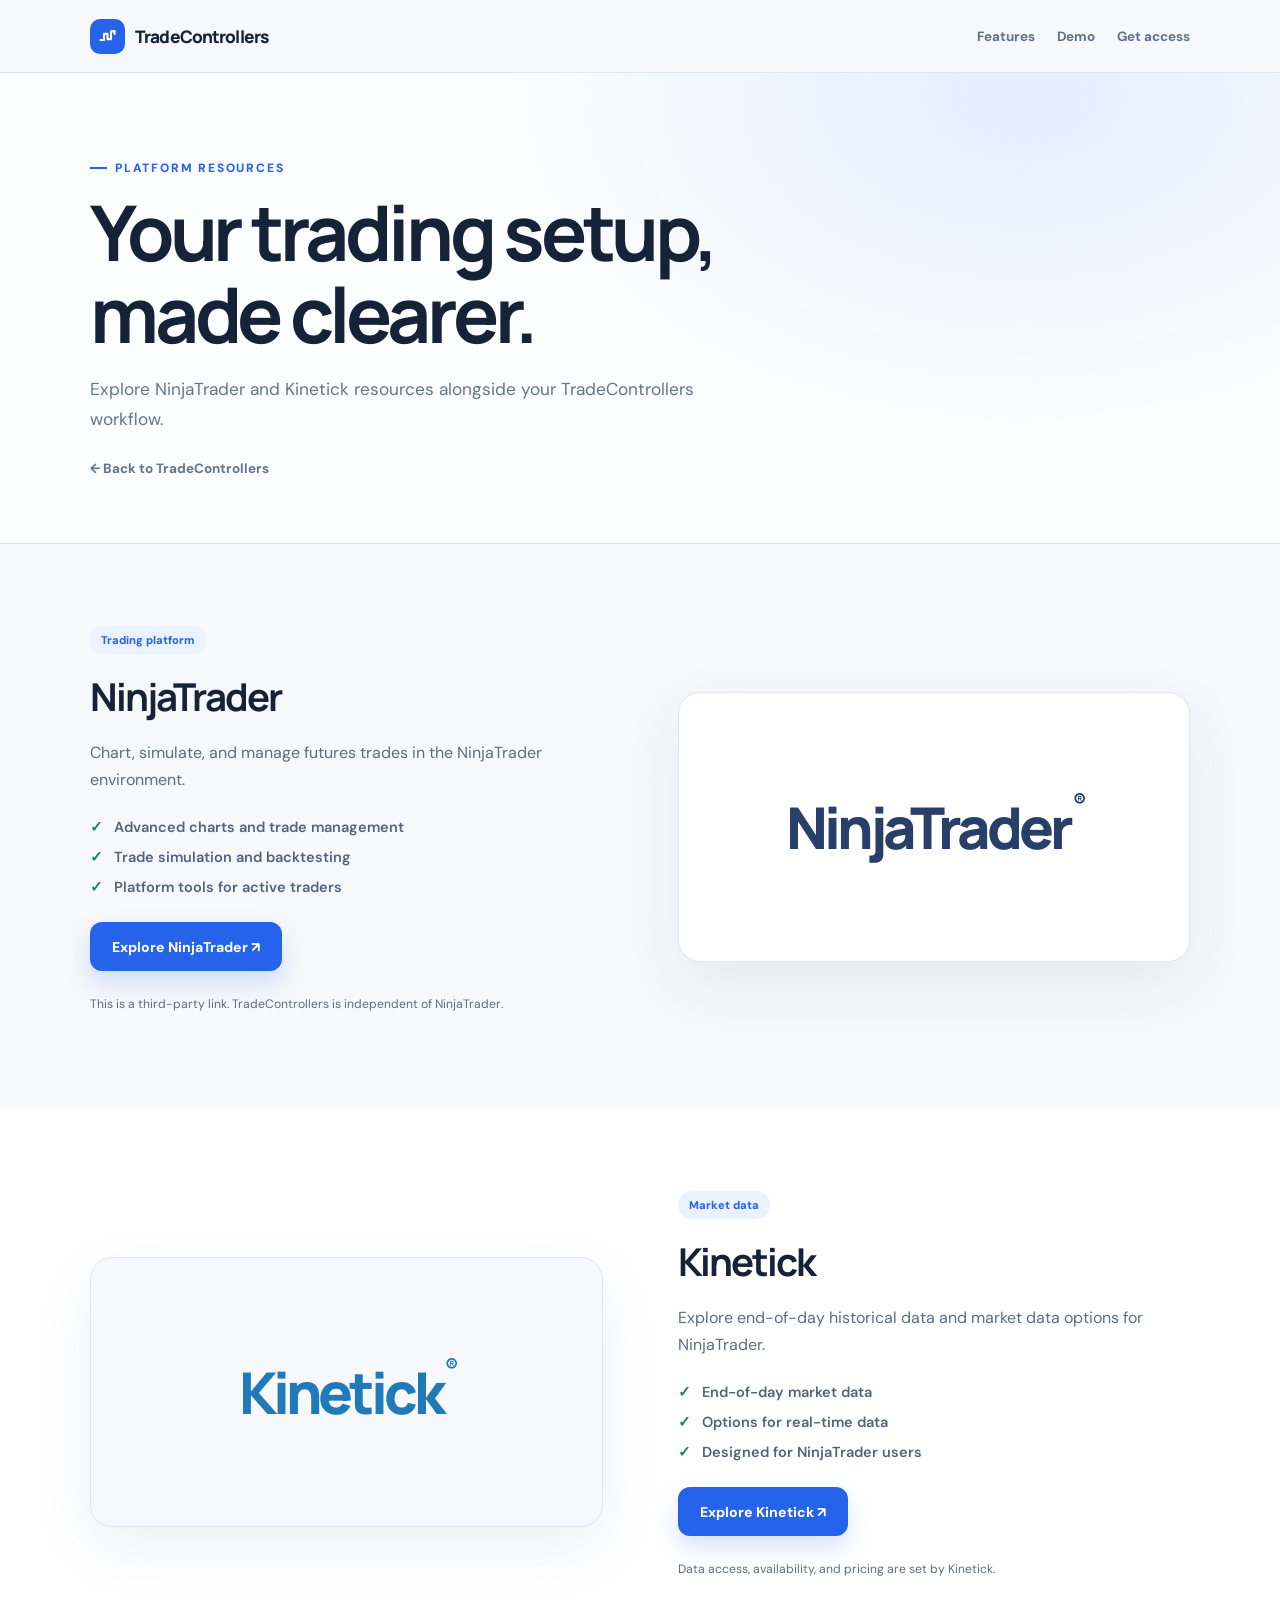
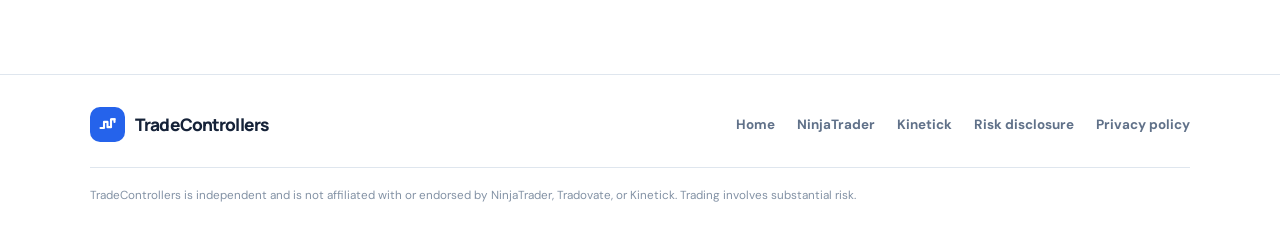
<file: ninja.html>
<!doctype html><html lang="en"><head><meta charset="utf-8"><meta name="viewport" content="width=device-width, initial-scale=1"><meta name="theme-color" content="#f6f8fb"><meta name="description" content="Learn about NinjaTrader and Kinetick resources for TradeControllers users."><title>Trading platforms & data | TradeControllers</title><link rel="icon" type="image/png" href="tclogo2.png"><link rel="stylesheet" href="subpage.css"></head><body><header class="site-header"><nav class="container nav" aria-label="Main navigation"><a class="brand" href="index.html"><span class="brand-icon" aria-hidden="true"><svg viewBox="0 0 24 24" fill="none"><path d="M4 16h4V9h4v6h4V6h4" stroke="currentColor" stroke-width="2.4" stroke-linecap="round" stroke-linejoin="round"/><path d="M17 6h3v3" stroke="currentColor" stroke-width="2.4" stroke-linecap="round"/></svg></span>TradeControllers</a><div class="nav-links"><a href="index.html#features">Features</a><a href="index.html#demo">Demo</a><a href="index.html#pricing">Get access</a></div></nav></header><main><div class="page-hero"><div class="container"><span class="eyebrow">Platform resources</span><h1>Your trading setup,<br>made clearer.</h1><p class="lead">Explore NinjaTrader and Kinetick resources alongside your TradeControllers workflow.</p><a class="back" href="index.html">← Back to TradeControllers</a></div></div>
<section class="page-section" id="ninjatrader"><div class="container split"><div class="copy"><span class="tag">Trading platform</span><h2>NinjaTrader</h2><p>Chart, simulate, and manage futures trades in the NinjaTrader environment.</p><ul class="benefits"><li>Advanced charts and trade management</li><li>Trade simulation and backtesting</li><li>Platform tools for active traders</li></ul><a class="button" href="https://lp.ninjatrader.com/platform?im_ref=RvE0YC0rbxyZURA3AIw26VtQUku2CEQNr1J1JXVk0&amp;sharedid=&amp;irpid=7036272&amp;irgwc=1&amp;afsrc=1" target="_blank" rel="noopener noreferrer">Explore NinjaTrader ↗</a><p class="disclaimer">This is a third-party link. TradeControllers is independent of NinjaTrader.</p></div><div class="logo-panel"><div class="platform-wordmark">NinjaTrader<span>®</span></div></div></div></section>
<section class="page-section white" id="kinetick"><div class="container split"><div class="logo-panel"><div class="platform-wordmark kinetick">Kinetick<span>®</span></div></div><div class="copy"><span class="tag">Market data</span><h2>Kinetick</h2><p>Explore end-of-day historical data and market data options for NinjaTrader.</p><ul class="benefits"><li>End-of-day market data</li><li>Options for real-time data</li><li>Designed for NinjaTrader users</li></ul><a class="button" href="https://kinetick.com/NinjaTrader" target="_blank" rel="noopener noreferrer">Explore Kinetick ↗</a><p class="disclaimer">Data access, availability, and pricing are set by Kinetick.</p></div></div></section></main><footer class="site-footer"><div class="container"><div class="footer-top"><a class="brand" href="index.html"><span class="brand-icon" aria-hidden="true"><svg viewBox="0 0 24 24" fill="none"><path d="M4 16h4V9h4v6h4V6h4" stroke="currentColor" stroke-width="2.4" stroke-linecap="round" stroke-linejoin="round"/><path d="M17 6h3v3" stroke="currentColor" stroke-width="2.4" stroke-linecap="round"/></svg></span>TradeControllers</a><div class="footer-links"><a href="index.html">Home</a><a href="ninja.html#ninjatrader">NinjaTrader</a><a href="ninja.html#kinetick">Kinetick</a><a href="risk.html">Risk disclosure</a><a href="privacy.html">Privacy policy</a></div></div><div class="footer-note">TradeControllers is independent and is not affiliated with or endorsed by NinjaTrader, Tradovate, or Kinetick. Trading involves substantial risk.</div></div></footer></body></html>
</file>
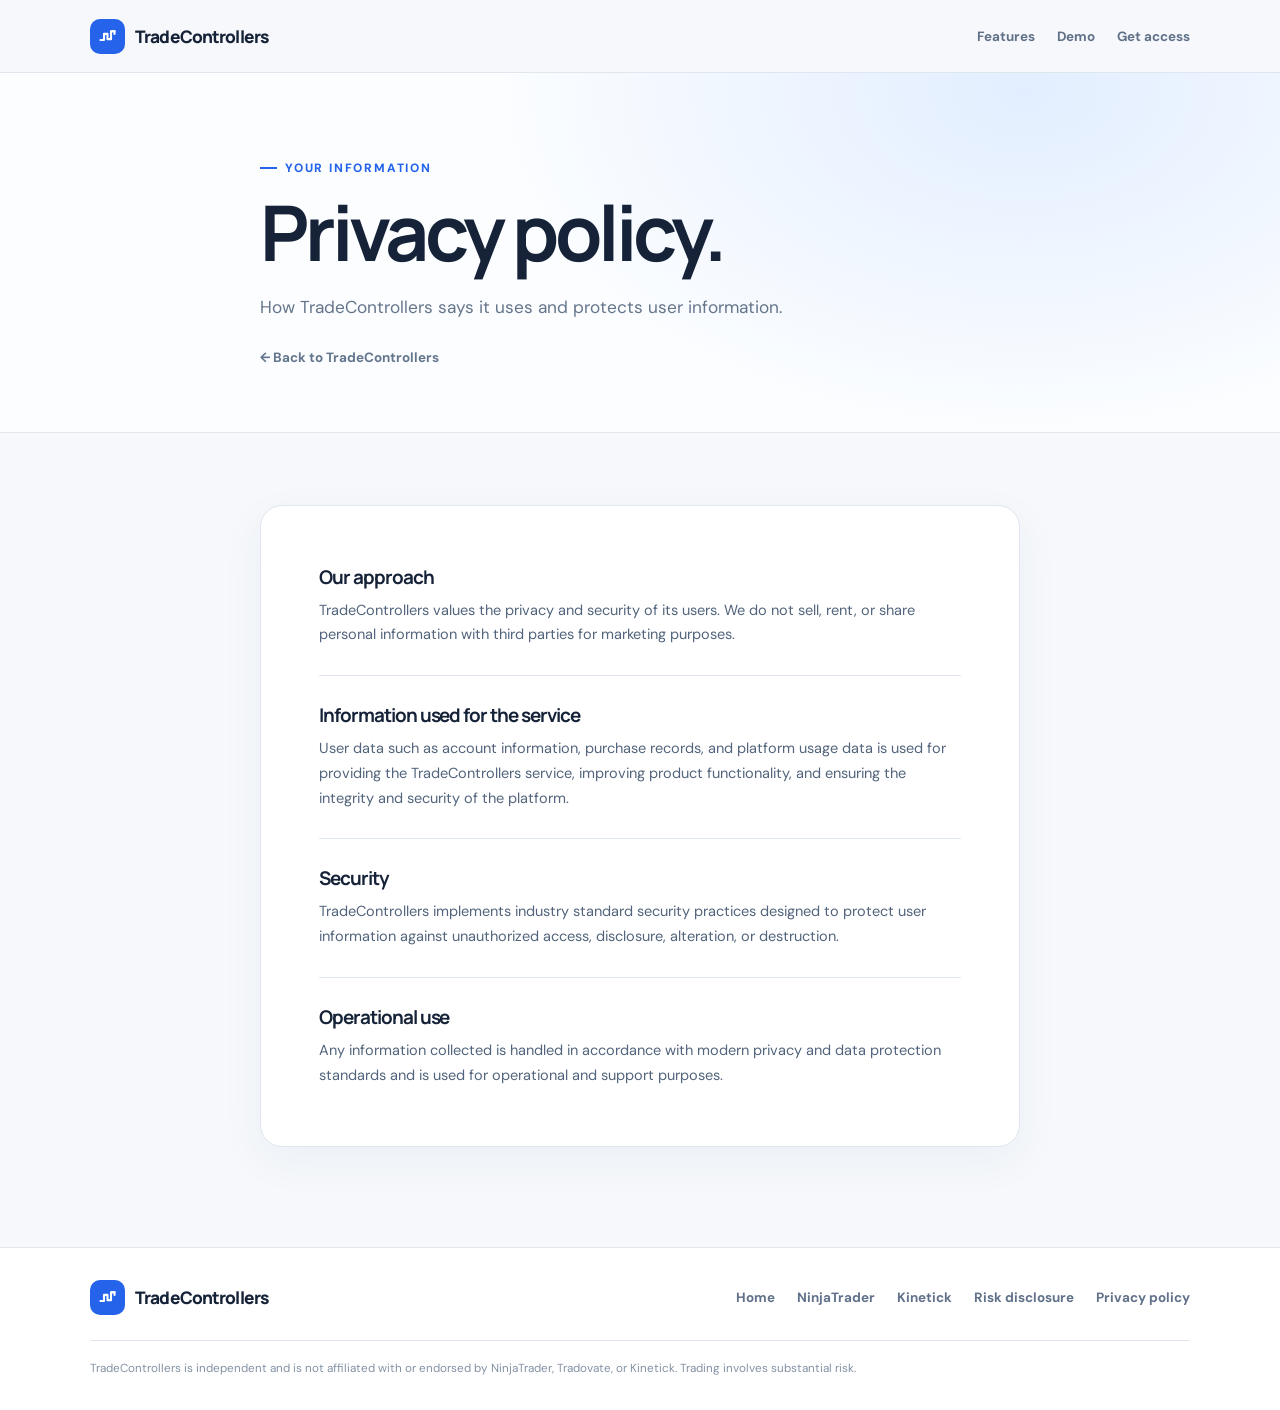
<file: privacy.html>
<!doctype html><html lang="en"><head><meta charset="utf-8"><meta name="viewport" content="width=device-width, initial-scale=1"><meta name="theme-color" content="#f6f8fb"><meta name="description" content="Read the TradeControllers privacy policy."><title>Privacy policy | TradeControllers</title><link rel="icon" type="image/png" href="tclogo2.png"><link rel="stylesheet" href="subpage.css"></head><body><header class="site-header"><nav class="container nav" aria-label="Main navigation"><a class="brand" href="index.html"><span class="brand-icon" aria-hidden="true"><svg viewBox="0 0 24 24" fill="none"><path d="M4 16h4V9h4v6h4V6h4" stroke="currentColor" stroke-width="2.4" stroke-linecap="round" stroke-linejoin="round"/><path d="M17 6h3v3" stroke="currentColor" stroke-width="2.4" stroke-linecap="round"/></svg></span>TradeControllers</a><div class="nav-links"><a href="index.html#features">Features</a><a href="index.html#demo">Demo</a><a href="index.html#pricing">Get access</a></div></nav></header><main><div class="page-hero"><div class="narrow"><span class="eyebrow">Your information</span><h1>Privacy policy.</h1><p class="lead">How TradeControllers says it uses and protects user information.</p><a class="back" href="index.html">← Back to TradeControllers</a></div></div><div class="article"><div class="narrow article-card"><section><h2>Our approach</h2><p>TradeControllers values the privacy and security of its users. We do not sell, rent, or share personal information with third parties for marketing purposes.</p></section><section><h2>Information used for the service</h2><p>User data such as account information, purchase records, and platform usage data is used for providing the TradeControllers service, improving product functionality, and ensuring the integrity and security of the platform.</p></section><section><h2>Security</h2><p>TradeControllers implements industry standard security practices designed to protect user information against unauthorized access, disclosure, alteration, or destruction.</p></section><section><h2>Operational use</h2><p>Any information collected is handled in accordance with modern privacy and data protection standards and is used for operational and support purposes.</p></section></div></div></main><footer class="site-footer"><div class="container"><div class="footer-top"><a class="brand" href="index.html"><span class="brand-icon" aria-hidden="true"><svg viewBox="0 0 24 24" fill="none"><path d="M4 16h4V9h4v6h4V6h4" stroke="currentColor" stroke-width="2.4" stroke-linecap="round" stroke-linejoin="round"/><path d="M17 6h3v3" stroke="currentColor" stroke-width="2.4" stroke-linecap="round"/></svg></span>TradeControllers</a><div class="footer-links"><a href="index.html">Home</a><a href="ninja.html#ninjatrader">NinjaTrader</a><a href="ninja.html#kinetick">Kinetick</a><a href="risk.html">Risk disclosure</a><a href="privacy.html">Privacy policy</a></div></div><div class="footer-note">TradeControllers is independent and is not affiliated with or endorsed by NinjaTrader, Tradovate, or Kinetick. Trading involves substantial risk.</div></div></footer></body></html>
</file>
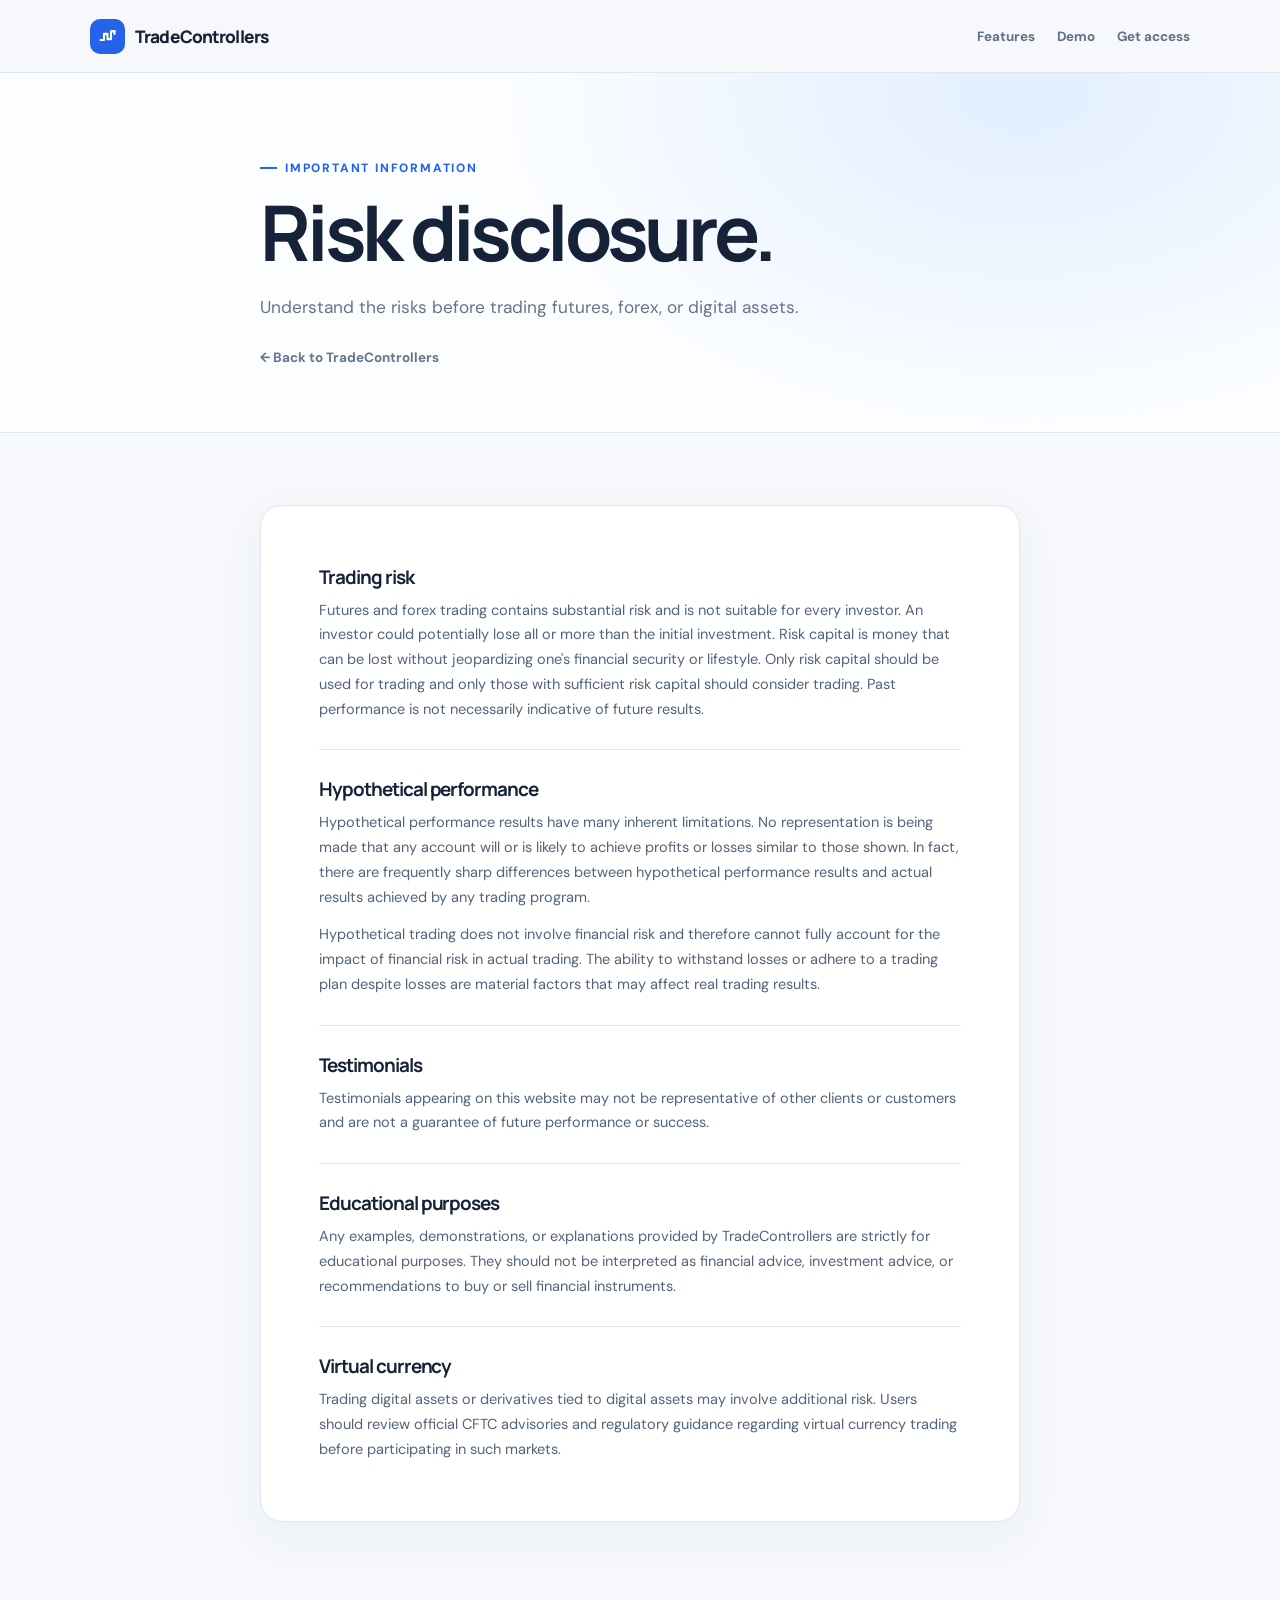
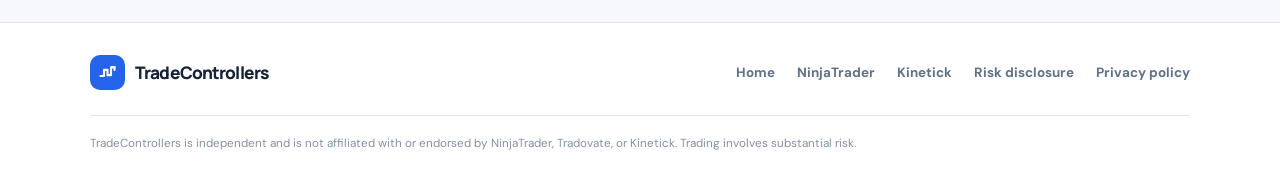
<file: risk.html>
<!doctype html><html lang="en"><head><meta charset="utf-8"><meta name="viewport" content="width=device-width, initial-scale=1"><meta name="theme-color" content="#f6f8fb"><meta name="description" content="Read the TradeControllers trading risk disclosure."><title>Risk disclosure | TradeControllers</title><link rel="icon" type="image/png" href="tclogo2.png"><link rel="stylesheet" href="subpage.css"></head><body><header class="site-header"><nav class="container nav" aria-label="Main navigation"><a class="brand" href="index.html"><span class="brand-icon" aria-hidden="true"><svg viewBox="0 0 24 24" fill="none"><path d="M4 16h4V9h4v6h4V6h4" stroke="currentColor" stroke-width="2.4" stroke-linecap="round" stroke-linejoin="round"/><path d="M17 6h3v3" stroke="currentColor" stroke-width="2.4" stroke-linecap="round"/></svg></span>TradeControllers</a><div class="nav-links"><a href="index.html#features">Features</a><a href="index.html#demo">Demo</a><a href="index.html#pricing">Get access</a></div></nav></header><main><div class="page-hero"><div class="narrow"><span class="eyebrow">Important information</span><h1>Risk disclosure.</h1><p class="lead">Understand the risks before trading futures, forex, or digital assets.</p><a class="back" href="index.html">← Back to TradeControllers</a></div></div><div class="article"><div class="narrow article-card"><section><h2>Trading risk</h2><p>Futures and forex trading contains substantial risk and is not suitable for every investor. An investor could potentially lose all or more than the initial investment. Risk capital is money that can be lost without jeopardizing one's financial security or lifestyle. Only risk capital should be used for trading and only those with sufficient risk capital should consider trading. Past performance is not necessarily indicative of future results.</p></section><section><h2>Hypothetical performance</h2><p>Hypothetical performance results have many inherent limitations. No representation is being made that any account will or is likely to achieve profits or losses similar to those shown. In fact, there are frequently sharp differences between hypothetical performance results and actual results achieved by any trading program.</p><p>Hypothetical trading does not involve financial risk and therefore cannot fully account for the impact of financial risk in actual trading. The ability to withstand losses or adhere to a trading plan despite losses are material factors that may affect real trading results.</p></section><section><h2>Testimonials</h2><p>Testimonials appearing on this website may not be representative of other clients or customers and are not a guarantee of future performance or success.</p></section><section><h2>Educational purposes</h2><p>Any examples, demonstrations, or explanations provided by TradeControllers are strictly for educational purposes. They should not be interpreted as financial advice, investment advice, or recommendations to buy or sell financial instruments.</p></section><section><h2>Virtual currency</h2><p>Trading digital assets or derivatives tied to digital assets may involve additional risk. Users should review official CFTC advisories and regulatory guidance regarding virtual currency trading before participating in such markets.</p></section></div></div></main><footer class="site-footer"><div class="container"><div class="footer-top"><a class="brand" href="index.html"><span class="brand-icon" aria-hidden="true"><svg viewBox="0 0 24 24" fill="none"><path d="M4 16h4V9h4v6h4V6h4" stroke="currentColor" stroke-width="2.4" stroke-linecap="round" stroke-linejoin="round"/><path d="M17 6h3v3" stroke="currentColor" stroke-width="2.4" stroke-linecap="round"/></svg></span>TradeControllers</a><div class="footer-links"><a href="index.html">Home</a><a href="ninja.html#ninjatrader">NinjaTrader</a><a href="ninja.html#kinetick">Kinetick</a><a href="risk.html">Risk disclosure</a><a href="privacy.html">Privacy policy</a></div></div><div class="footer-note">TradeControllers is independent and is not affiliated with or endorsed by NinjaTrader, Tradovate, or Kinetick. Trading involves substantial risk.</div></div></footer></body></html>
</file>
<file: subpage.css>
@import url('https://fonts.googleapis.com/css2?family=DM+Sans:wght@400;500;600;700&family=Manrope:wght@400;500;600;700;800&display=swap');
:root{color-scheme:light;--paper:#f6f8fb;--ink:#152238;--muted:#65758a;--line:#dfe6ee;--blue:#2563eb}*{box-sizing:border-box}html{scroll-behavior:smooth;scroll-padding-top:95px}body{margin:0;background:var(--paper);color:var(--ink);font-family:'DM Sans',Arial,sans-serif;-webkit-font-smoothing:antialiased}a{color:inherit;text-decoration:none}img,svg{display:block;max-width:100%}.container{width:min(1100px,calc(100% - 40px));margin:auto}.narrow{width:min(760px,calc(100% - 40px));margin:auto}h1,h2,h3{font-family:Manrope,'DM Sans',sans-serif;letter-spacing:-.055em}h1{font-size:clamp(2.8rem,6vw,5rem);line-height:1.07;margin:15px 0 20px}h2{font-size:clamp(1.7rem,3vw,2.5rem);margin:0 0 15px}p{line-height:1.7}.lead{font-size:1.08rem;color:var(--muted);max-width:620px}.eyebrow{display:inline-flex;align-items:center;gap:8px;color:var(--blue);font-size:.75rem;font-weight:800;letter-spacing:.15em;text-transform:uppercase}.eyebrow:before{content:'';width:17px;height:2px;background:currentColor}
.site-header{position:sticky;top:0;z-index:10;background:rgba(246,248,251,.92);border-bottom:1px solid var(--line);backdrop-filter:blur(16px)}.nav{min-height:72px;display:flex;align-items:center;justify-content:space-between;gap:20px}.brand{display:inline-flex;align-items:center;gap:10px;font-family:Manrope,sans-serif;font-size:1.08rem;font-weight:800;letter-spacing:-.05em}.brand-icon{width:35px;height:35px;display:grid;place-items:center;background:var(--blue);color:white;border-radius:10px}.brand-icon svg{width:21px}.nav-links,.footer-links{display:flex;flex-wrap:wrap;gap:22px;color:#607189;font-size:.84rem;font-weight:700}.nav-links a:hover,.footer-links a:hover,.back:hover{color:var(--blue)}a:focus-visible{outline:3px solid #90bbff;outline-offset:3px}.button{display:inline-flex;align-items:center;justify-content:center;min-height:49px;padding:0 22px;background:var(--blue);color:#fff;border-radius:12px;font-size:.88rem;font-weight:800;box-shadow:0 12px 25px rgba(37,99,235,.18);transition:transform .2s,background .2s}.button:hover{background:#1d55d6;transform:translateY(-2px)}
.page-hero{padding:80px 0 65px;background:radial-gradient(700px 450px at 80% 5%,#e2eeff,transparent 75%),#fbfdff;border-bottom:1px solid var(--line)}.page-hero .lead{margin-bottom:0}.back{display:inline-block;margin-top:26px;color:#63758c;font-size:.84rem;font-weight:700}.page-section{padding:82px 0}.page-section.white{background:#fff}.split{display:grid;grid-template-columns:1fr 1fr;align-items:center;gap:75px}.copy p{color:#5c6d82}.benefits{list-style:none;padding:0;margin:25px 0;display:grid;gap:11px}.benefits li{display:flex;align-items:start;gap:11px;color:#52647c;font-weight:600;font-size:.91rem}.benefits li:before{content:'✓';color:#168463;font-weight:800}.logo-panel{min-height:270px;display:grid;place-items:center;padding:35px;background:#fff;border:1px solid var(--line);border-radius:22px;box-shadow:0 22px 60px rgba(39,73,115,.08)}.logo-panel img{max-height:190px;object-fit:contain}.white .logo-panel{background:var(--paper)}.tag{display:inline-block;padding:7px 11px;border-radius:99px;background:#eaf2ff;color:var(--blue);font-size:.7rem;font-weight:800;margin-bottom:16px}.disclaimer{margin-top:24px;color:#8492a5;font-size:.76rem;line-height:1.6}
.article{padding:72px 0 100px}.article-card{background:#fff;border:1px solid var(--line);border-radius:22px;padding:clamp(25px,5vw,58px);box-shadow:0 14px 45px rgba(40,72,112,.05)}.article-card section+section{border-top:1px solid var(--line);padding-top:26px;margin-top:27px}.article-card h2{font-size:1.18rem;margin-bottom:9px}.article-card p{font-size:.91rem;color:#52647c;margin:0 0 13px}.article-card p:last-child{margin-bottom:0}.article-card a{color:var(--blue);text-decoration:underline}.site-footer{background:#fff;border-top:1px solid var(--line);padding:32px 0}.footer-top{display:flex;align-items:center;justify-content:space-between;gap:25px}.footer-note{border-top:1px solid var(--line);padding-top:18px;margin-top:25px;color:#8392a5;font-size:.73rem;line-height:1.6}
@media(max-width:720px){.nav-links{gap:12px;font-size:.76rem}.nav-links a:nth-child(2){display:none}.split{grid-template-columns:1fr;gap:30px}.page-section{padding:60px 0}.page-hero{padding:65px 0 55px}.logo-panel{min-height:180px}.logo-panel img{max-height:130px}.footer-top{display:block}.footer-links{margin-top:22px}}@media(max-width:440px){.nav-links a:nth-child(3){display:none}.brand{font-size:.97rem}.footer-links{gap:15px}}@media(prefers-reduced-motion:reduce){html{scroll-behavior:auto}*{animation:none!important;transition:none!important}}

.platform-wordmark{font-family:Manrope,sans-serif;font-size:clamp(2.1rem,5vw,3.6rem);font-weight:800;letter-spacing:-.07em;color:#273f69}.platform-wordmark span{font-size:.35em;vertical-align:top;margin-left:3px}.platform-wordmark.kinetick{color:#2079b8}
</file>
